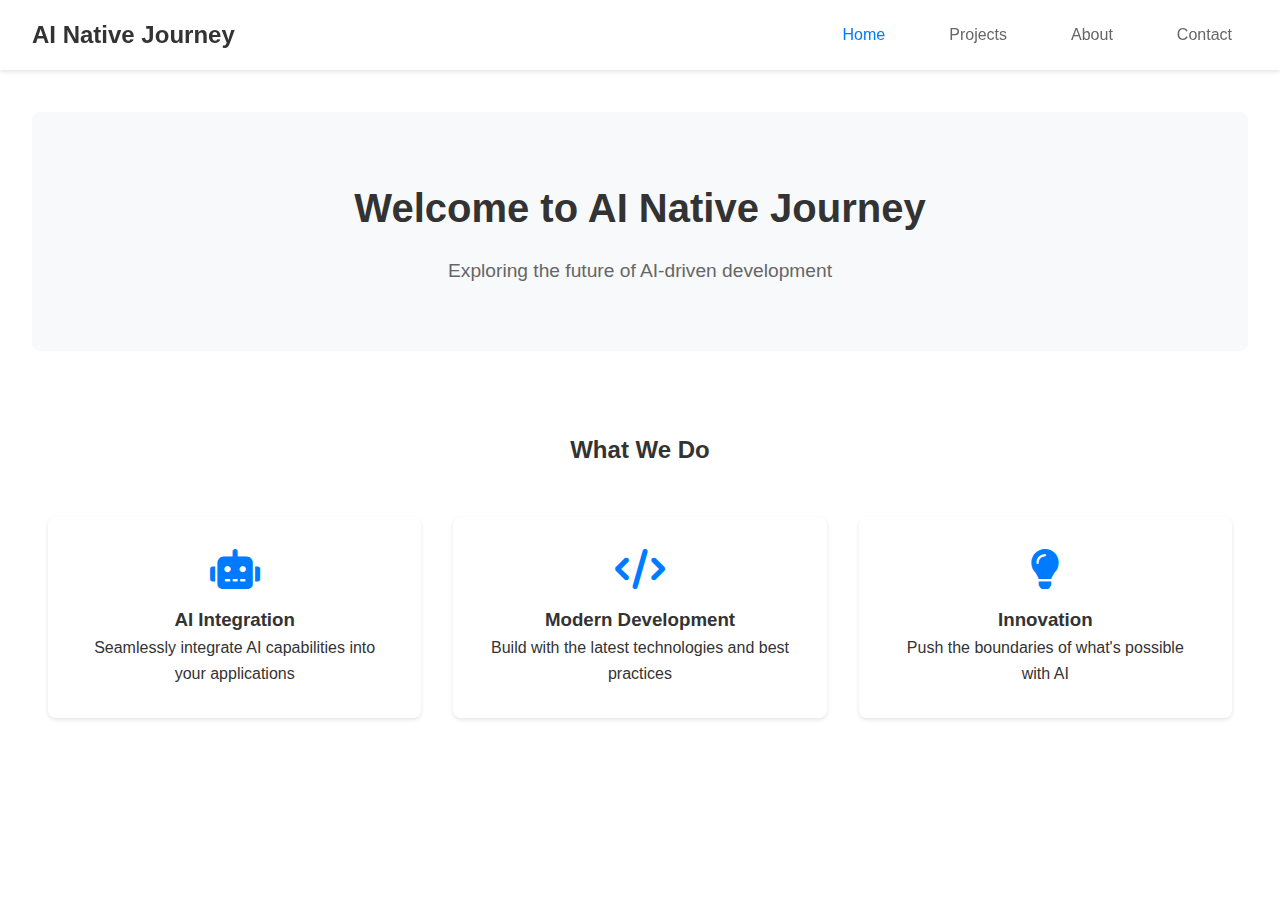
<file: index.html>
<!DOCTYPE html>
<html lang="en">
<head>
    <meta charset="UTF-8">
    <meta name="viewport" content="width=device-width, initial-scale=1.0">
    <title>AI Native Journey - Home</title>
    <link rel="stylesheet" href="styles.css">
    <link rel="stylesheet" href="https://cdnjs.cloudflare.com/ajax/libs/font-awesome/6.0.0/css/all.min.css">
</head>
<body>
    <nav class="navbar">
        <div class="navbar-brand">
            <a href="/" class="logo">AI Native Journey</a>
        </div>
        
        <button class="mobile-menu-btn" aria-label="Toggle menu">
            <span class="hamburger"></span>
        </button>

        <div class="navbar-menu">
            <ul class="navbar-nav">
                <li class="nav-item"><a href="index.html" class="nav-link active">Home</a></li>
                <li class="nav-item"><a href="projects.html" class="nav-link">Projects</a></li>
                <li class="nav-item"><a href="about.html" class="nav-link">About</a></li>
                <li class="nav-item"><a href="contact.html" class="nav-link">Contact</a></li>
            </ul>
        </div>
    </nav>

    <main>
        <section class="hero">
            <h1>Welcome to AI Native Journey</h1>
            <p class="subtitle">Exploring the future of AI-driven development</p>
        </section>

        <section class="features">
            <h2>What We Do</h2>
            <div class="feature-grid">
                <div class="feature-card">
                    <i class="fas fa-robot"></i>
                    <h3>AI Integration</h3>
                    <p>Seamlessly integrate AI capabilities into your applications</p>
                </div>
                <div class="feature-card">
                    <i class="fas fa-code"></i>
                    <h3>Modern Development</h3>
                    <p>Build with the latest technologies and best practices</p>
                </div>
                <div class="feature-card">
                    <i class="fas fa-lightbulb"></i>
                    <h3>Innovation</h3>
                    <p>Push the boundaries of what's possible with AI</p>
                </div>
            </div>
        </section>
    </main>

    <script src="script.js"></script>
</body>
</html>
</file>
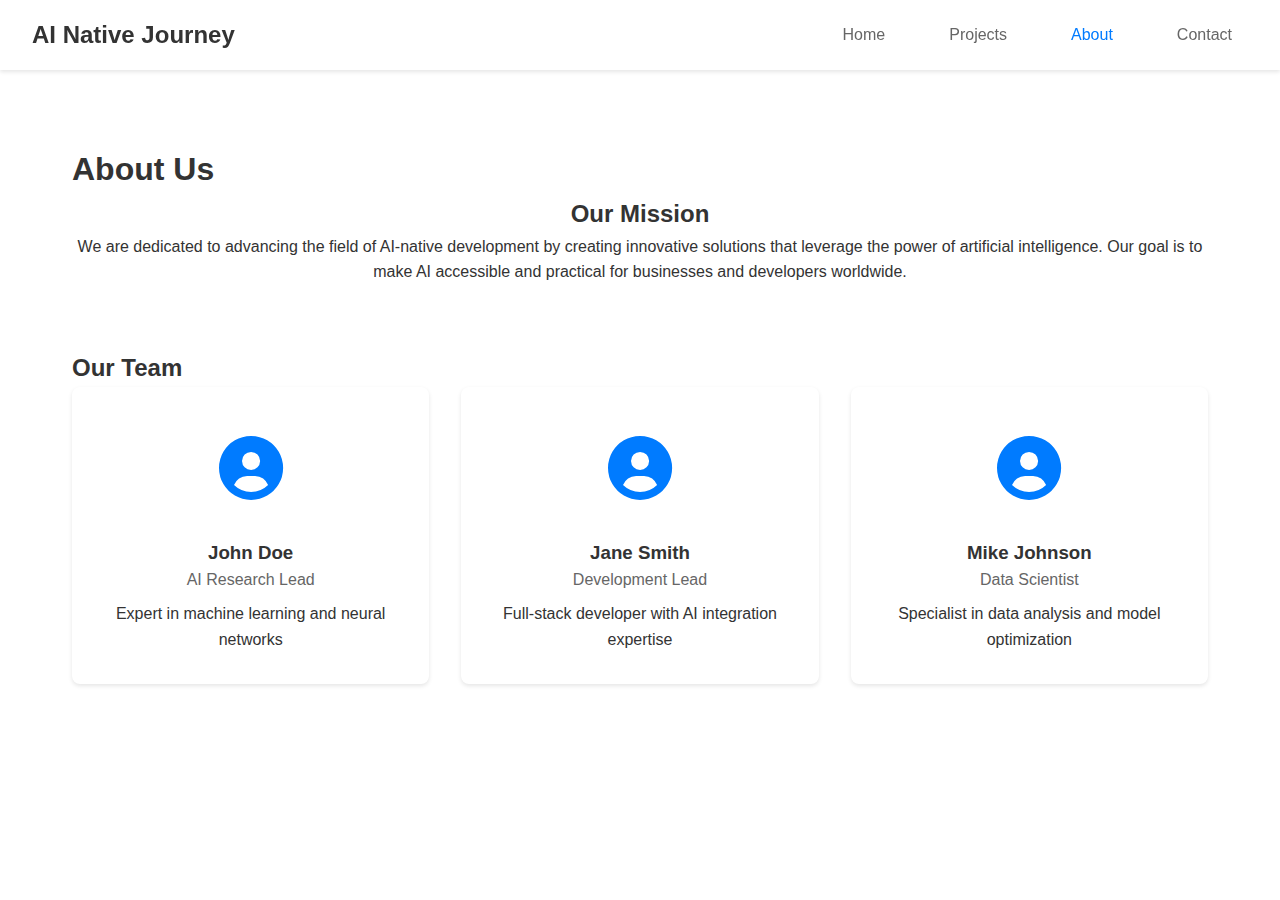
<file: about.html>
<!DOCTYPE html>
<html lang="en">
<head>
    <meta charset="UTF-8">
    <meta name="viewport" content="width=device-width, initial-scale=1.0">
    <title>AI Native Journey - About</title>
    <link rel="stylesheet" href="styles.css">
    <link rel="stylesheet" href="https://cdnjs.cloudflare.com/ajax/libs/font-awesome/6.0.0/css/all.min.css">
</head>
<body>
    <nav class="navbar">
        <div class="navbar-brand">
            <a href="/" class="logo">AI Native Journey</a>
        </div>
        
        <button class="mobile-menu-btn" aria-label="Toggle menu">
            <span class="hamburger"></span>
        </button>

        <div class="navbar-menu">
            <ul class="navbar-nav">
                <li class="nav-item"><a href="index.html" class="nav-link">Home</a></li>
                <li class="nav-item"><a href="projects.html" class="nav-link">Projects</a></li>
                <li class="nav-item"><a href="about.html" class="nav-link active">About</a></li>
                <li class="nav-item"><a href="contact.html" class="nav-link">Contact</a></li>
            </ul>
        </div>
    </nav>

    <main>
        <section class="about">
            <h1>About Us</h1>
            <div class="mission">
                <h2>Our Mission</h2>
                <p>We are dedicated to advancing the field of AI-native development by creating innovative solutions that leverage the power of artificial intelligence. Our goal is to make AI accessible and practical for businesses and developers worldwide.</p>
            </div>

            <div class="team">
                <h2>Our Team</h2>
                <div class="team-grid">
                    <div class="team-member">
                        <div class="member-image">
                            <i class="fas fa-user-circle"></i>
                        </div>
                        <h3>John Doe</h3>
                        <p class="role">AI Research Lead</p>
                        <p>Expert in machine learning and neural networks</p>
                    </div>
                    <div class="team-member">
                        <div class="member-image">
                            <i class="fas fa-user-circle"></i>
                        </div>
                        <h3>Jane Smith</h3>
                        <p class="role">Development Lead</p>
                        <p>Full-stack developer with AI integration expertise</p>
                    </div>
                    <div class="team-member">
                        <div class="member-image">
                            <i class="fas fa-user-circle"></i>
                        </div>
                        <h3>Mike Johnson</h3>
                        <p class="role">Data Scientist</p>
                        <p>Specialist in data analysis and model optimization</p>
                    </div>
                </div>
            </div>
        </section>
    </main>

    <script src="script.js"></script>
</body>
</html>
</file>
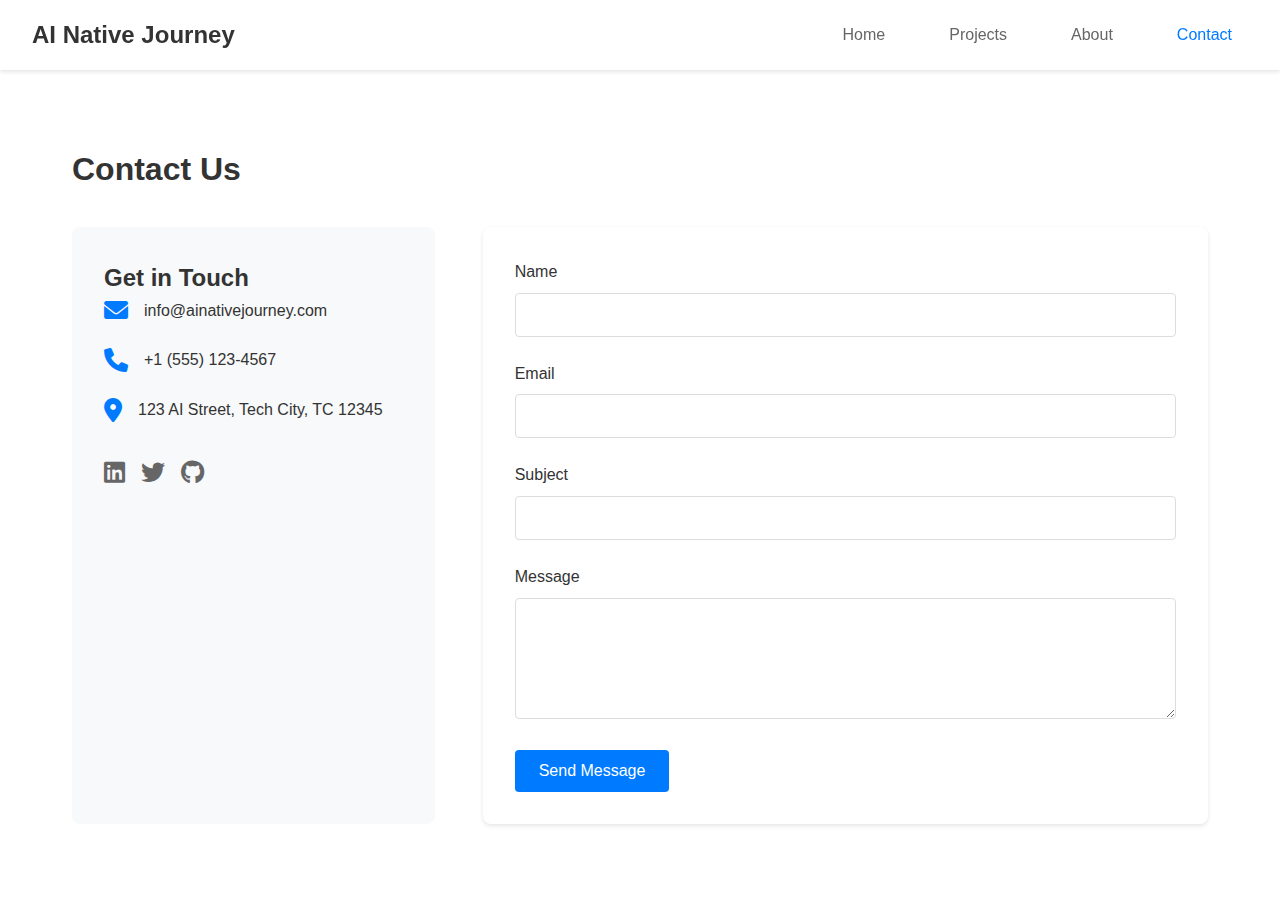
<file: contact.html>
<!DOCTYPE html>
<html lang="en">
<head>
    <meta charset="UTF-8">
    <meta name="viewport" content="width=device-width, initial-scale=1.0">
    <title>AI Native Journey - Contact</title>
    <link rel="stylesheet" href="styles.css">
    <link rel="stylesheet" href="https://cdnjs.cloudflare.com/ajax/libs/font-awesome/6.0.0/css/all.min.css">
</head>
<body>
    <nav class="navbar">
        <div class="navbar-brand">
            <a href="/" class="logo">AI Native Journey</a>
        </div>
        
        <button class="mobile-menu-btn" aria-label="Toggle menu">
            <span class="hamburger"></span>
        </button>

        <div class="navbar-menu">
            <ul class="navbar-nav">
                <li class="nav-item"><a href="index.html" class="nav-link">Home</a></li>
                <li class="nav-item"><a href="projects.html" class="nav-link">Projects</a></li>
                <li class="nav-item"><a href="about.html" class="nav-link">About</a></li>
                <li class="nav-item"><a href="contact.html" class="nav-link active">Contact</a></li>
            </ul>
        </div>
    </nav>

    <main>
        <section class="contact">
            <h1>Contact Us</h1>
            
            <div class="contact-container">
                <div class="contact-info">
                    <h2>Get in Touch</h2>
                    <div class="info-item">
                        <i class="fas fa-envelope"></i>
                        <p>info@ainativejourney.com</p>
                    </div>
                    <div class="info-item">
                        <i class="fas fa-phone"></i>
                        <p>+1 (555) 123-4567</p>
                    </div>
                    <div class="info-item">
                        <i class="fas fa-map-marker-alt"></i>
                        <p>123 AI Street, Tech City, TC 12345</p>
                    </div>
                    <div class="social-links">
                        <a href="#" class="social-link"><i class="fab fa-linkedin"></i></a>
                        <a href="#" class="social-link"><i class="fab fa-twitter"></i></a>
                        <a href="#" class="social-link"><i class="fab fa-github"></i></a>
                    </div>
                </div>

                <form class="contact-form">
                    <div class="form-group">
                        <label for="name">Name</label>
                        <input type="text" id="name" name="name" required>
                    </div>
                    <div class="form-group">
                        <label for="email">Email</label>
                        <input type="email" id="email" name="email" required>
                    </div>
                    <div class="form-group">
                        <label for="subject">Subject</label>
                        <input type="text" id="subject" name="subject" required>
                    </div>
                    <div class="form-group">
                        <label for="message">Message</label>
                        <textarea id="message" name="message" rows="5" required></textarea>
                    </div>
                    <button type="submit" class="submit-btn">Send Message</button>
                </form>
            </div>
        </section>
    </main>

    <script src="script.js"></script>
</body>
</html>
</file>
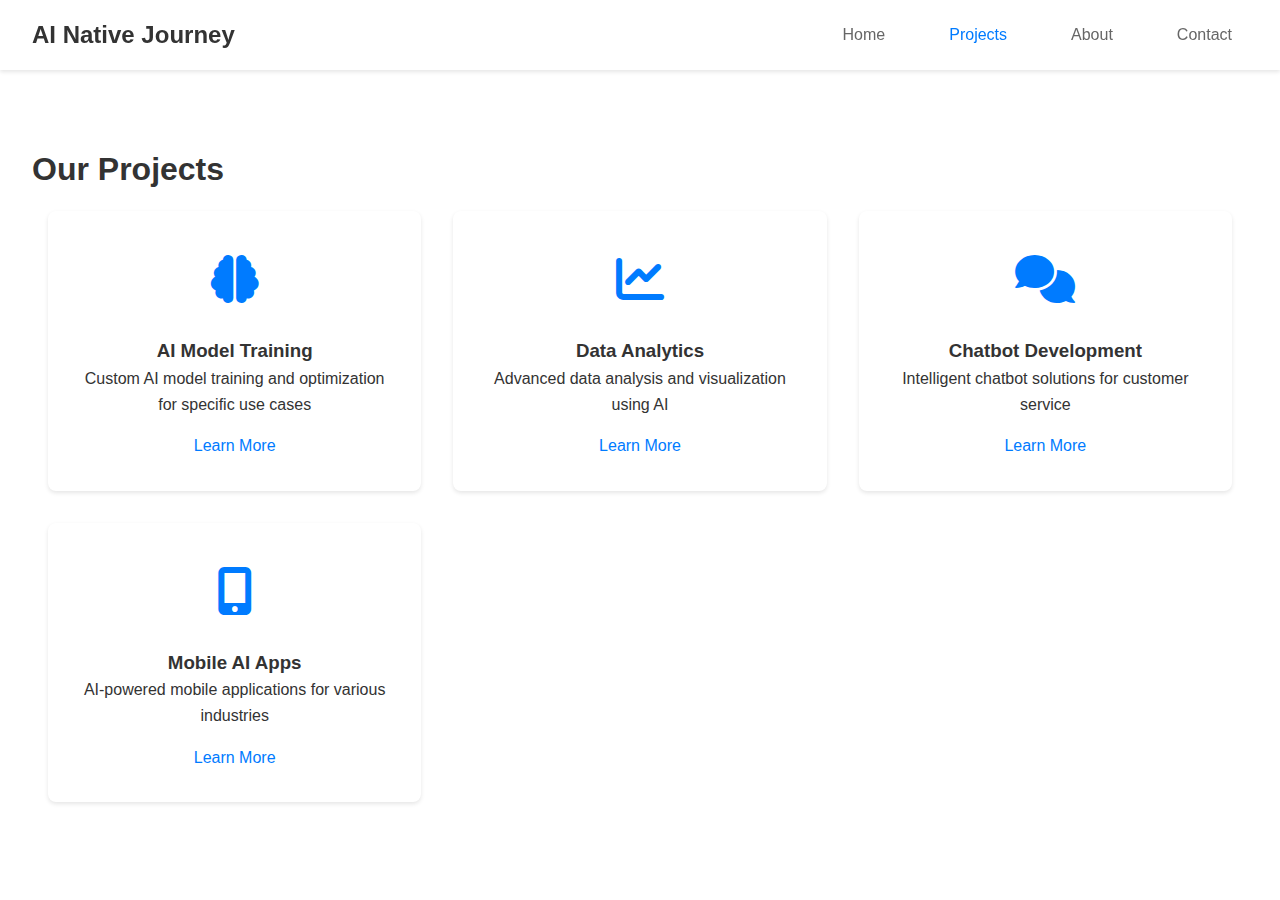
<file: projects.html>
<!DOCTYPE html>
<html lang="en">
<head>
    <meta charset="UTF-8">
    <meta name="viewport" content="width=device-width, initial-scale=1.0">
    <title>AI Native Journey - Projects</title>
    <link rel="stylesheet" href="styles.css">
    <link rel="stylesheet" href="https://cdnjs.cloudflare.com/ajax/libs/font-awesome/6.0.0/css/all.min.css">
</head>
<body>
    <nav class="navbar">
        <div class="navbar-brand">
            <a href="/" class="logo">AI Native Journey</a>
        </div>
        
        <button class="mobile-menu-btn" aria-label="Toggle menu">
            <span class="hamburger"></span>
        </button>

        <div class="navbar-menu">
            <ul class="navbar-nav">
                <li class="nav-item"><a href="index.html" class="nav-link">Home</a></li>
                <li class="nav-item"><a href="projects.html" class="nav-link active">Projects</a></li>
                <li class="nav-item"><a href="about.html" class="nav-link">About</a></li>
                <li class="nav-item"><a href="contact.html" class="nav-link">Contact</a></li>
            </ul>
        </div>
    </nav>

    <main>
        <section class="projects">
            <h1>Our Projects</h1>
            <div class="project-grid">
                <div class="project-card">
                    <div class="project-image">
                        <i class="fas fa-brain"></i>
                    </div>
                    <h3>AI Model Training</h3>
                    <p>Custom AI model training and optimization for specific use cases</p>
                    <a href="#" class="project-link">Learn More</a>
                </div>
                <div class="project-card">
                    <div class="project-image">
                        <i class="fas fa-chart-line"></i>
                    </div>
                    <h3>Data Analytics</h3>
                    <p>Advanced data analysis and visualization using AI</p>
                    <a href="#" class="project-link">Learn More</a>
                </div>
                <div class="project-card">
                    <div class="project-image">
                        <i class="fas fa-comments"></i>
                    </div>
                    <h3>Chatbot Development</h3>
                    <p>Intelligent chatbot solutions for customer service</p>
                    <a href="#" class="project-link">Learn More</a>
                </div>
                <div class="project-card">
                    <div class="project-image">
                        <i class="fas fa-mobile-alt"></i>
                    </div>
                    <h3>Mobile AI Apps</h3>
                    <p>AI-powered mobile applications for various industries</p>
                    <a href="#" class="project-link">Learn More</a>
                </div>
            </div>
        </section>
    </main>

    <script src="script.js"></script>
</body>
</html>
</file>
<file: styles.css>
/* Reset and base styles */
* {
    margin: 0;
    padding: 0;
    box-sizing: border-box;
}

body {
    font-family: -apple-system, BlinkMacSystemFont, 'Segoe UI', Roboto, Oxygen, Ubuntu, Cantarell, sans-serif;
    line-height: 1.6;
    color: #333;
}

/* Navbar styles */
.navbar {
    background-color: #ffffff;
    box-shadow: 0 2px 4px rgba(0, 0, 0, 0.1);
    padding: 1rem 2rem;
    position: fixed;
    top: 0;
    left: 0;
    right: 0;
    z-index: 1000;
    display: flex;
    justify-content: space-between;
    align-items: center;
}

.navbar-brand {
    display: flex;
    align-items: center;
}

.logo {
    color: #333;
    text-decoration: none;
    font-size: 1.5rem;
    font-weight: bold;
}

.navbar-nav {
    display: flex;
    list-style: none;
    gap: 2rem;
}

.nav-link {
    color: #666;
    text-decoration: none;
    font-weight: 500;
    transition: color 0.3s ease;
    padding: 0.5rem 1rem;
}

.nav-link:hover {
    color: #007bff;
}

.nav-link.active {
    color: #007bff;
}

/* Mobile menu button */
.mobile-menu-btn {
    display: none;
    background: none;
    border: none;
    cursor: pointer;
    padding: 0.5rem;
}

.hamburger {
    display: block;
    width: 24px;
    height: 2px;
    background-color: #333;
    position: relative;
    transition: background-color 0.3s ease;
}

.hamburger::before,
.hamburger::after {
    content: '';
    position: absolute;
    width: 24px;
    height: 2px;
    background-color: #333;
    transition: transform 0.3s ease;
}

.hamburger::before {
    top: -8px;
}

.hamburger::after {
    bottom: -8px;
}

/* Main content styles */
main {
    margin-top: 80px;
    padding: 2rem;
}

/* Hero section */
.hero {
    text-align: center;
    padding: 4rem 2rem;
    background-color: #f8f9fa;
    border-radius: 8px;
    margin-bottom: 3rem;
}

.hero h1 {
    font-size: 2.5rem;
    margin-bottom: 1rem;
    color: #333;
}

.subtitle {
    font-size: 1.2rem;
    color: #666;
}

/* Features section */
.features {
    padding: 2rem 0;
}

.features h2 {
    text-align: center;
    margin-bottom: 2rem;
}

.feature-grid {
    display: grid;
    grid-template-columns: repeat(auto-fit, minmax(250px, 1fr));
    gap: 2rem;
    padding: 1rem;
}

.feature-card {
    background: #fff;
    padding: 2rem;
    border-radius: 8px;
    box-shadow: 0 2px 4px rgba(0, 0, 0, 0.1);
    text-align: center;
    transition: transform 0.3s ease;
}

.feature-card:hover {
    transform: translateY(-5px);
}

.feature-card i {
    font-size: 2.5rem;
    color: #007bff;
    margin-bottom: 1rem;
}

/* Projects page styles */
.projects {
    padding: 2rem 0;
}

.project-grid {
    display: grid;
    grid-template-columns: repeat(auto-fit, minmax(280px, 1fr));
    gap: 2rem;
    padding: 1rem;
}

.project-card {
    background: #fff;
    border-radius: 8px;
    box-shadow: 0 2px 4px rgba(0, 0, 0, 0.1);
    padding: 2rem;
    text-align: center;
    transition: transform 0.3s ease;
}

.project-card:hover {
    transform: translateY(-5px);
}

.project-image {
    font-size: 3rem;
    color: #007bff;
    margin-bottom: 1rem;
}

.project-link {
    display: inline-block;
    margin-top: 1rem;
    color: #007bff;
    text-decoration: none;
    font-weight: 500;
}

/* About page styles */
.about {
    max-width: 1200px;
    margin: 0 auto;
    padding: 2rem;
}

.mission {
    text-align: center;
    margin-bottom: 4rem;
}

.team-grid {
    display: grid;
    grid-template-columns: repeat(auto-fit, minmax(250px, 1fr));
    gap: 2rem;
}

.team-member {
    background: #fff;
    padding: 2rem;
    border-radius: 8px;
    box-shadow: 0 2px 4px rgba(0, 0, 0, 0.1);
    text-align: center;
}

.member-image {
    font-size: 4rem;
    color: #007bff;
    margin-bottom: 1rem;
}

.role {
    color: #666;
    font-weight: 500;
    margin-bottom: 0.5rem;
}

/* Contact page styles */
.contact {
    max-width: 1200px;
    margin: 0 auto;
    padding: 2rem;
}

.contact-container {
    display: grid;
    grid-template-columns: 1fr 2fr;
    gap: 3rem;
    margin-top: 2rem;
}

.contact-info {
    background: #f8f9fa;
    padding: 2rem;
    border-radius: 8px;
}

.info-item {
    display: flex;
    align-items: center;
    margin-bottom: 1.5rem;
}

.info-item i {
    font-size: 1.5rem;
    color: #007bff;
    margin-right: 1rem;
}

.social-links {
    margin-top: 2rem;
    display: flex;
    gap: 1rem;
}

.social-link {
    color: #666;
    font-size: 1.5rem;
    transition: color 0.3s ease;
}

.social-link:hover {
    color: #007bff;
}

.contact-form {
    background: #fff;
    padding: 2rem;
    border-radius: 8px;
    box-shadow: 0 2px 4px rgba(0, 0, 0, 0.1);
}

.form-group {
    margin-bottom: 1.5rem;
}

.form-group label {
    display: block;
    margin-bottom: 0.5rem;
    font-weight: 500;
}

.form-group input,
.form-group textarea {
    width: 100%;
    padding: 0.75rem;
    border: 1px solid #ddd;
    border-radius: 4px;
    font-size: 1rem;
}

.submit-btn {
    background: #007bff;
    color: #fff;
    border: none;
    padding: 0.75rem 1.5rem;
    border-radius: 4px;
    cursor: pointer;
    font-size: 1rem;
    transition: background-color 0.3s ease;
}

.submit-btn:hover {
    background: #0056b3;
}

/* Mobile responsive styles */
@media (max-width: 768px) {
    .mobile-menu-btn {
        display: block;
    }

    .navbar-menu {
        position: fixed;
        top: 70px;
        left: 0;
        right: 0;
        background-color: #ffffff;
        padding: 1rem;
        box-shadow: 0 2px 4px rgba(0, 0, 0, 0.1);
        transform: translateY(-100%);
        opacity: 0;
        visibility: hidden;
        transition: all 0.3s ease;
    }

    .navbar-menu.active {
        transform: translateY(0);
        opacity: 1;
        visibility: visible;
    }

    .navbar-nav {
        flex-direction: column;
        gap: 1rem;
    }

    .nav-link {
        display: block;
        padding: 0.5rem 0;
    }

    .contact-container {
        grid-template-columns: 1fr;
    }

    .hero h1 {
        font-size: 2rem;
    }
}
</file>
